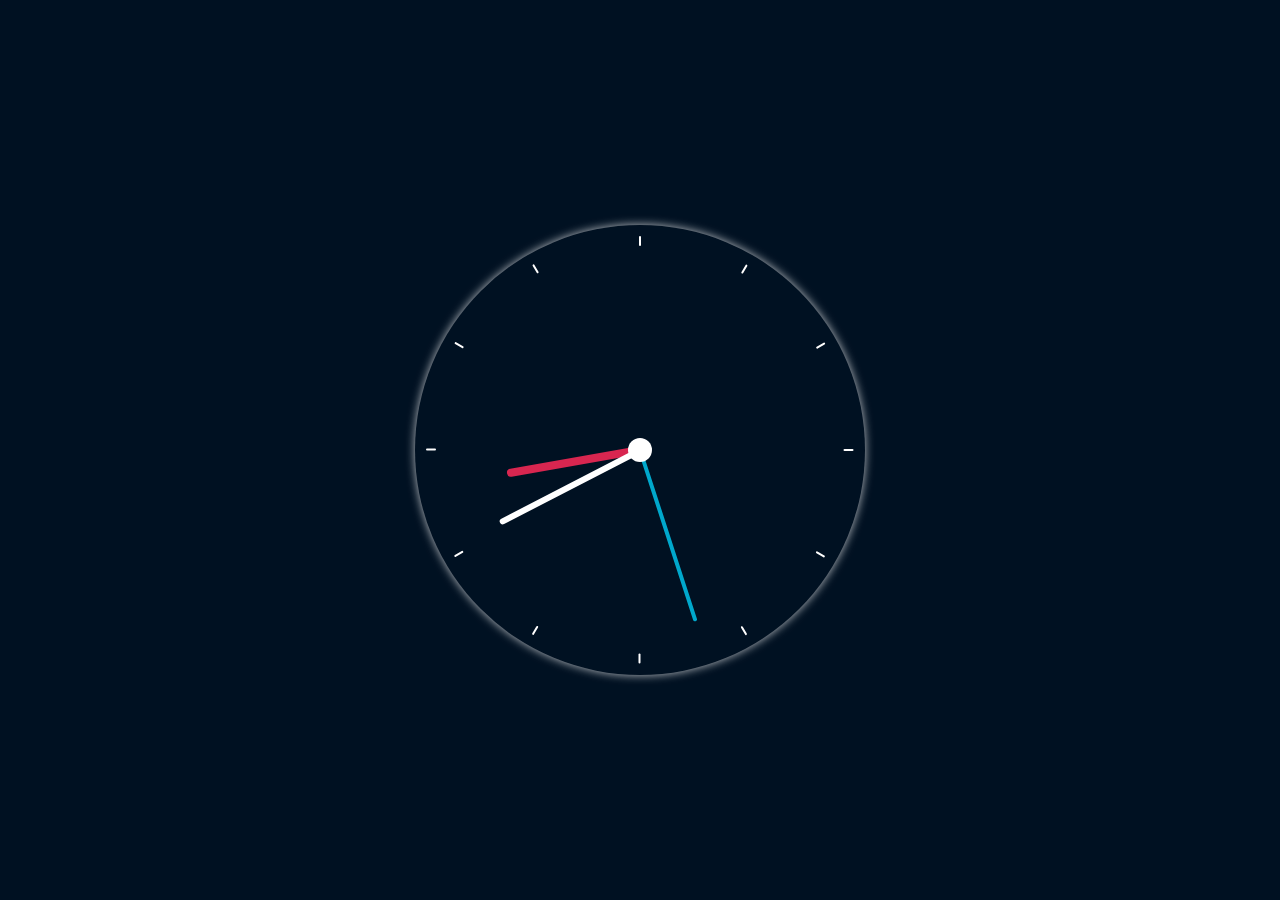
<file: analog-clock/index.html>
<!DOCTYPE html>
<html lang="en">
<head>
    <meta charset="UTF-8">
    <meta http-equiv="X-UA-Compatible" content="IE=edge">
    <meta name="viewport" content="width=device-width, initial-scale=1.0">
    <title>AnalogClock</title>
    <link rel="stylesheet" href="./assets//styles/styles.css">
</head>
<body>
     <div class="container">
      <div class="clock">
        <!-- Clock points -->
        <div class="points">
          <div class="point point1"></div>
          <div class="point point2"></div>
          <div class="point point3"></div>
          <div class="point point4"></div>
          <div class="point point5"></div>
          <div class="point point6"></div>
          <div class="point point7"></div>
          <div class="point point8"></div>
          <div class="point point9"></div>
          <div class="point point10"></div>
          <div class="point point11"></div>
          <div class="point point12"></div>
        </div>
        <!-- Clock hands -->
        <div class="hand hour"></div>
        <div class="hand minute"></div>
        <div class="hand second"></div>
      </div>
    </div>
    <script src="./assets//scripts/script.js"></script>
</body>
</html>
</file>
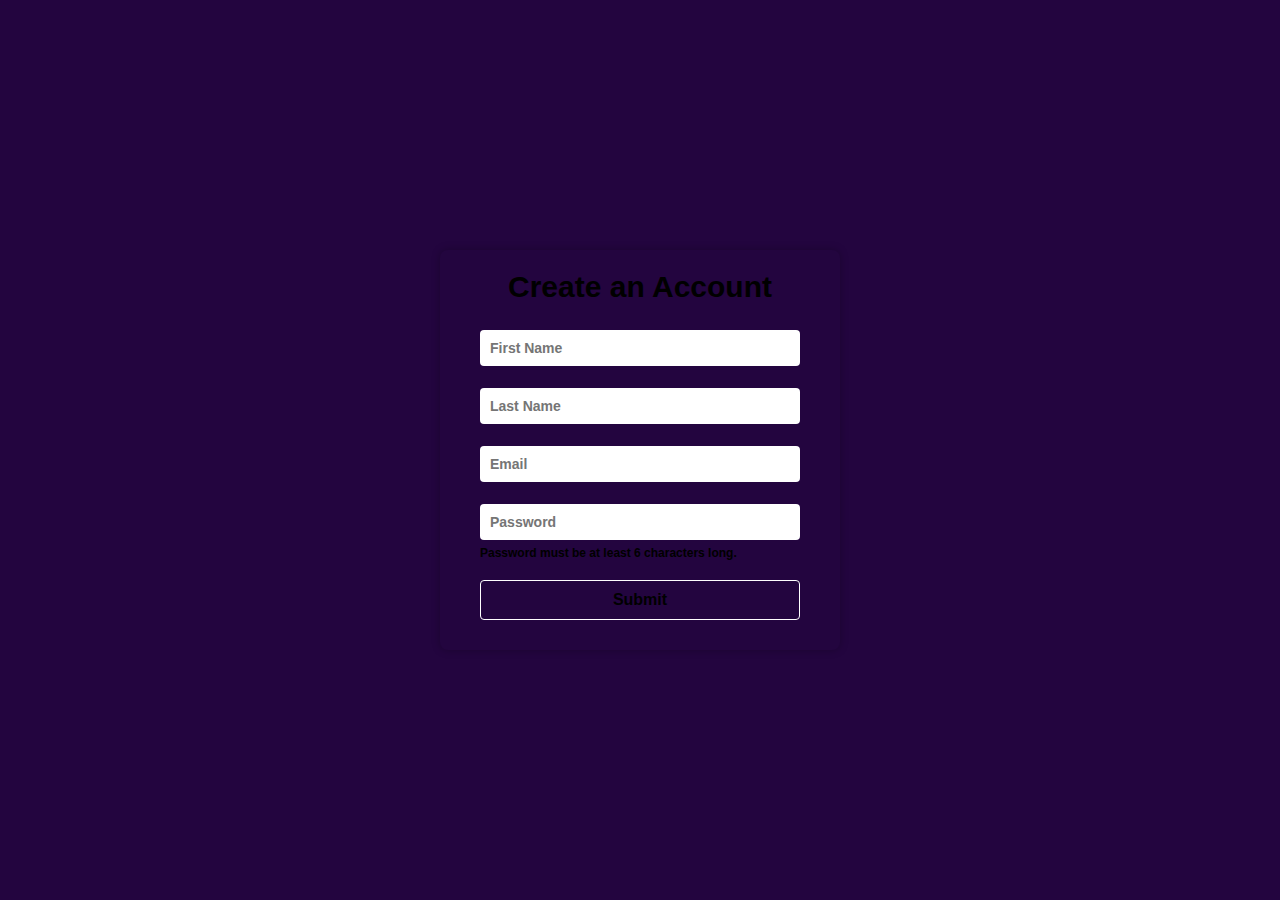
<file: form-validator/index.html>
<!DOCTYPE html>
<html lang="en">
<head>
    <meta charset="UTF-8">
    <meta http-equiv="X-UA-Compatible" content="IE=edge">
    <meta name="viewport" content="width=device-width, initial-scale=1.0">
    <title>CreateAccount</title>
    <link rel="stylesheet" href="./assets//styles//styles.css"/>
</head>
<body>
    <div class="container">
        <h2>Create an Account</h2>
        <form>
            <div class="form-control">
                <small>First name error</small>
                <input type="text" id="firstname" name="firstname" placeholder="First Name"/>
            </div>
             <div class="form-control">
                  <small>Last name error</small>
                <input type="text" id="lastname" name="lastname" placeholder="Last Name"/>
            </div>
             <div class="form-control">
                 <small>Email error</small>
                <input type="email" id="email" name="email" placeholder="Email"/>
            </div>
             <div class="form-control">
                  <small>Password error</small>
                <input type="password" id="password" name="password" placeholder="Password"/>
            </div>
            <div class="hint">Password must be at least 6 characters long.</div>
             <div>
                <button type="button" >Submit</button>
            </div>
        </form>
    </div>
    <script src="./assets//scripts//script.js"></script>
</body>
</html>
</file>
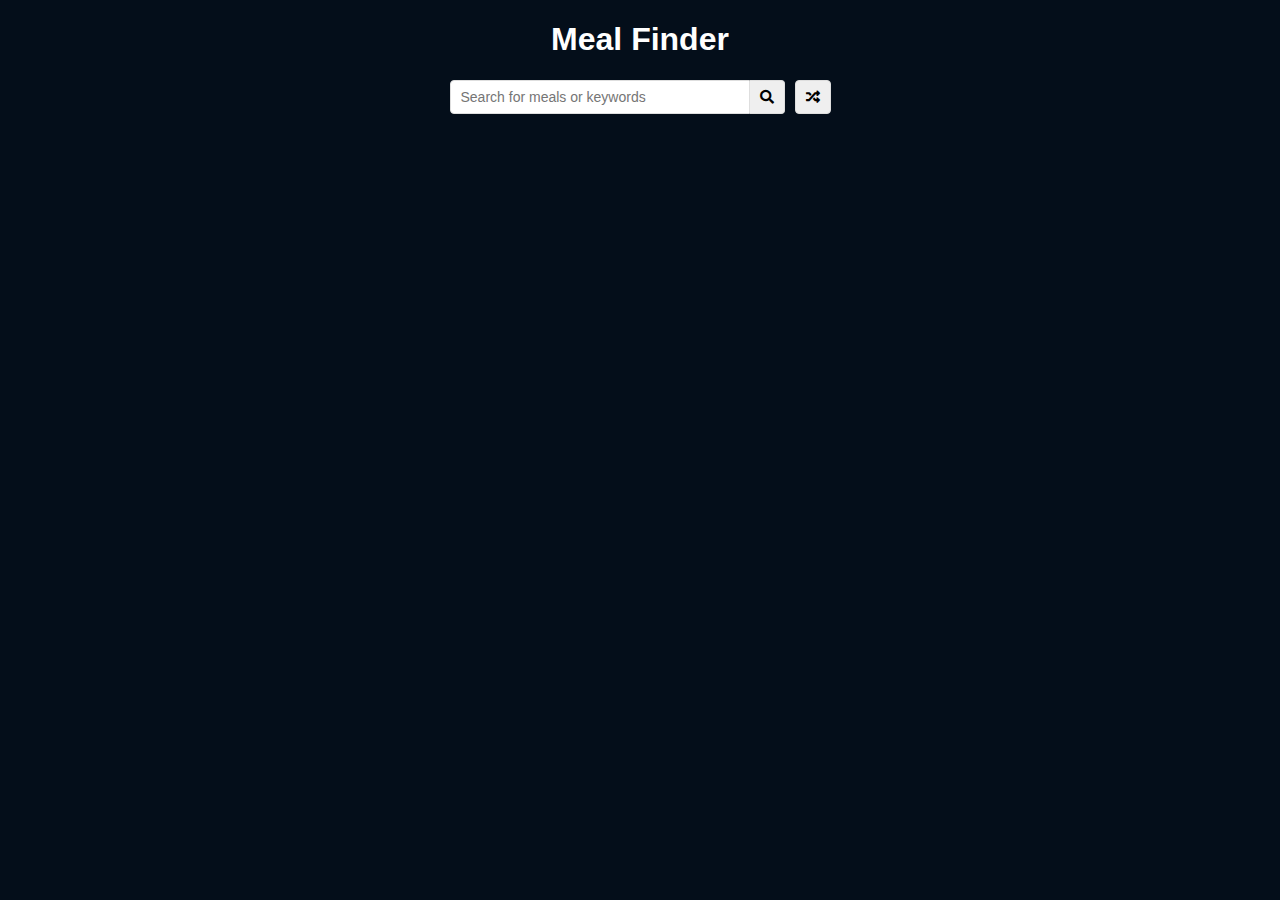
<file: meal-finder/index.html>
<!DOCTYPE html>
<html lang="en">
<head>
    <meta charset="UTF-8">
    <meta http-equiv="X-UA-Compatible" content="IE=edge">
    <meta name="viewport" content="width=device-width, initial-scale=1.0">
     <link
      rel="stylesheet"
      href="https://cdnjs.cloudflare.com/ajax/libs/font-awesome/5.10.2/css/all.min.css"
    />
    <title>meal-finder</title>
    <link rel="stylesheet" href="./assets/css/styles.css">
</head>
<body>
    <div class="container">
      <h1>Meal Finder</h1>
      <div class="flex">
        <form class="flex" id="submit">
          <input
            type="text"
            id="search"
            placeholder="Search for meals or keywords"
          />
          <button class="search-btn" type="submit">
            <i class="fas fa-search"></i>
          </button>
        </form>
        <button class="random-btn" id="random">
          <i class="fas fa-random"></i>
        </button>
      </div>

      <div id="result-heading"></div>
      <div id="meals" class="meals"></div>
      <div id="single-meal"></div>
    </div>
<script src="./assets//scripts/script.js"></script>
</body>
</html>
</file>
<file: analog-clock/assets/styles/styles.css>
* {
  padding: 0;
  margin: 0;
  box-sizing: border-box;
}

body {
  background-color: #001122;
  color: white;
  overflow: hidden;
}

.container {
  display: flex;
  justify-content: center;
  align-items: center;
  width: 100%;
  min-height: 100vh;
  overflow: hidden;
}

.clock {
  height: 450px;
  width: 450px;
  border-radius: 50%;
  position: relative;
  box-shadow: 0 0 10px rgba(255, 255, 255, 0.75);
  display: flex;
  justify-content: center;
  align-items: center;
}

.clock::after {
  content: '';
  height: 24px;
  width: 24px;
  background-color: white;
  transform: translate(-50%, -50%);
  border-radius: 50%;
  position: absolute;
  top: 50%;
  left: 50%;
}

.points {
  position: relative;
  width: 95%;
  height: 95%;
}

.point {
  --rotation: 0deg;
  width: 100%;
  height: 100%;
  position: absolute;
  top: 0%;
  left: 0%;
  transform: rotate(var(--rotation));
}

.point::after {
  content: '';
  position: absolute;
  height: 10px;
  width: 2px;
  background-color: white;
  top: 0%;
  left: 50%;
  border-radius: 10px;
  transform: translate(-50%);
}

.point1 {
  --rotation: 0deg;
}

.point2 {
  --rotation: 30deg;
}

.point3 {
  --rotation: 60deg;
}

.point4 {
  --rotation: 90deg;
}

.point5 {
  --rotation: 120deg;
}

.point6 {
  --rotation: 150deg;
}

.point7 {
  --rotation: 180deg;
}

.point8 {
  --rotation: 210deg;
}

.point9 {
  --rotation: 240deg;
}

.point10 {
  --rotation: 270deg;
}

.point11 {
  --rotation: 300deg;
}

.point12 {
  --rotation: 330deg;
}

.hand {
  --rotation: 0deg;
  position: absolute;
  left: 50%;
  bottom: 50%;
  transform-origin: bottom;
  transform: translate(-50%) rotate(var(--rotation));
  border-top-left-radius: 20px;
  border-top-right-radius: 20px;
}

.hour {
  height: 30%;
  width: 8px;
  background-color: #d82650;
}

.minute {
  height: 35%;
  width: 6px;
  background-color: white;
}

.second {
  height: 40%;
  width: 4px;
  background-color: #00a8cc;
}

@media (max-width: 600px) {
  .clock {
    height: 375px;
    width: 375px;
  }
}

@media (max-width: 500px) {
  .clock {
    height: 300px;
    width: 300px;
  }
}

@media (max-width: 400px) {
  .clock {
    height: 250px;
    width: 250px;
  }
}

@media (max-width: 300px) {
  .clock {
    height: 225px;
    width: 225px;
  }
}
</file>
<file: form-validator/assets/styles/styles.css>
* {
  margin: 0;
  padding: 0;
  box-sizing: border-box;
}

html {
  font-size: 62.5%;
  height: 100%;
}

body {
  display: flex;
  height: 100%;
  font-family: 'Open Sans', sans-serif;
  background-color: rgb(35, 5, 63);
  -webkit-tap-highlight-color: transparent;
}

.container {
  background-color: var(--container-bg-color);
  width: 40rem;
  padding: 1rem 4rem;
  margin: auto;
  border-radius: 8px;
  box-shadow: 0 0 8px rgba(0, 0, 0, 0.25);
}

h2 {
  font-size: 3rem;
  text-align: center;
  margin: 1rem 0;
}

.form-control {
  margin: 0 0 0.6rem;
  text-align: center;
}
input {
  display: block;
  font: inherit;
  font-size: 1.4rem;
  font-weight: 600;
  width: 100%;
  padding: 1rem;
  border: 1px var(--border-color) solid;
  border-radius: 4px;
  outline: none;
}

.form-control.error input {
  border-color: var(--error-color);
}

small {
  font: inherit;
  font-size: 1.4rem;
  font-weight: 600;
  color: darkred;
  visibility: hidden;
}

.form-control.error small {
  visibility: visible;
}

input:focus {
  border-color: var(--border-focus-color);
}

.hint {
  font: inherit;
  font-size: 1.2rem;
  font-weight: 600;
  color: var(--hint-color);
}

button {
  display: block;
  font: inherit;
  font-size: 1.6rem;
  font-weight: 600;
  padding: 1rem;
  margin: 2rem 0;
  width: 100%;
  border: 1px #fff solid;
  border-radius: 4px;
  background-color: var(--button-bg-color);
  color: var(--border-focus-color);
  cursor: pointer;
  outline: none;
}

@media (hover: hover) {
  button:hover {
    background-color: var(--button-bg-hover-color);
  }
}

@media (hover: none) {
  button:active {
    opacity: 0.8;
  }
}

@media (max-width: 500px) {
  .container {
    width: 85%;
    padding: 1rem 2rem;
  }
}
</file>
<file: meal-finder/assets/css/styles.css>
* {
  box-sizing: border-box;
}

body {
  background: #040e1a;
  color: #fff;
  font-family: Verdana, Geneva, Tahoma, sans-serif;
  margin: 0;
}

.container {
  margin: auto;
  max-width: 800px;
  display: flex;
  flex-direction: column;
  align-items: center;
  justify-content: center;
  text-align: center;
}

.flex {
  display: flex;
}

input,
button {
  border: 1px solid #dedede;
  border-top-left-radius: 4px;
  border-bottom-left-radius: 4px;
  font-size: 14px;
  padding: 8px 10px;
  margin: 0;
}

input[type='text'] {
  width: 300px;
}

.search-btn {
  cursor: pointer;
  border-left: 0;
  border-radius: 0;
  border-top-right-radius: 4px;
  border-bottom-right-radius: 4px;
}

.random-btn {
  cursor: pointer;
  margin-left: 10px;
  border-top-right-radius: 4px;
  border-bottom-right-radius: 4px;
}

.meals {
  display: grid;
  grid-template-columns: repeat(4, 1fr);
  grid-gap: 20px;
  margin-top: 20px;
}

.meal {
  cursor: pointer;
  position: relative;
  height: 180px;
  width: 180px;
  text-align: center;
}

.meal img {
  width: 100%;
  height: 100%;
  border: 4px #fff solid;
  border-radius: 2px;
}

.meal-info {
  position: absolute;
  top: 0;
  left: 0;
  height: 100%;
  width: 100%;
  background: rgba(0, 0, 0, 0.7);
  display: flex;
  align-items: center;
  justify-content: center;
  transition: opacity 0.2s ease-in;
  opacity: 0;
}

.meal:hover .meal-info {
  opacity: 1;
}

.single-meal {
  margin: 30px auto;
  width: 70%;
}

.single-meal img {
  width: 300px;
  margin: 15px;
  border: 4px #fff solid;
  border-radius: 2px;
}

.single-meal-info {
  margin: 20px;
  padding: 10px;
  border: 2px #e09850 dashed;
  border-radius: 5px;
}

.single-meal p {
  margin: 0;
  letter-spacing: 0.5px;
  line-height: 1.5;
}

.single-meal ul {
  padding-left: 0;
  list-style-type: none;
}

.single-meal ul li {
  border: 1px solid #ededed;
  border-radius: 5px;
  background-color: #fff;
  display: inline-block;
  color: #2d2013;
  font-size: 12px;
  font-weight: bold;
  padding: 5px;
  margin: 0 5px 5px 0;
}

@media (max-width: 800px) {
  .meals {
    grid-template-columns: repeat(3, 1fr);
  }
}
@media (max-width: 700px) {
  .meals {
    grid-template-columns: repeat(2, 1fr);
  }

  .meal {
    height: 200px;
    width: 200px;
  }
}
@media (max-width: 500px) {
  input[type='text'] {
    width: 100%;
  }

  .meals {
    grid-template-columns: 1fr;
  }

  .meal {
    height: 300px;
    width: 300px;
  }
}
</file>
